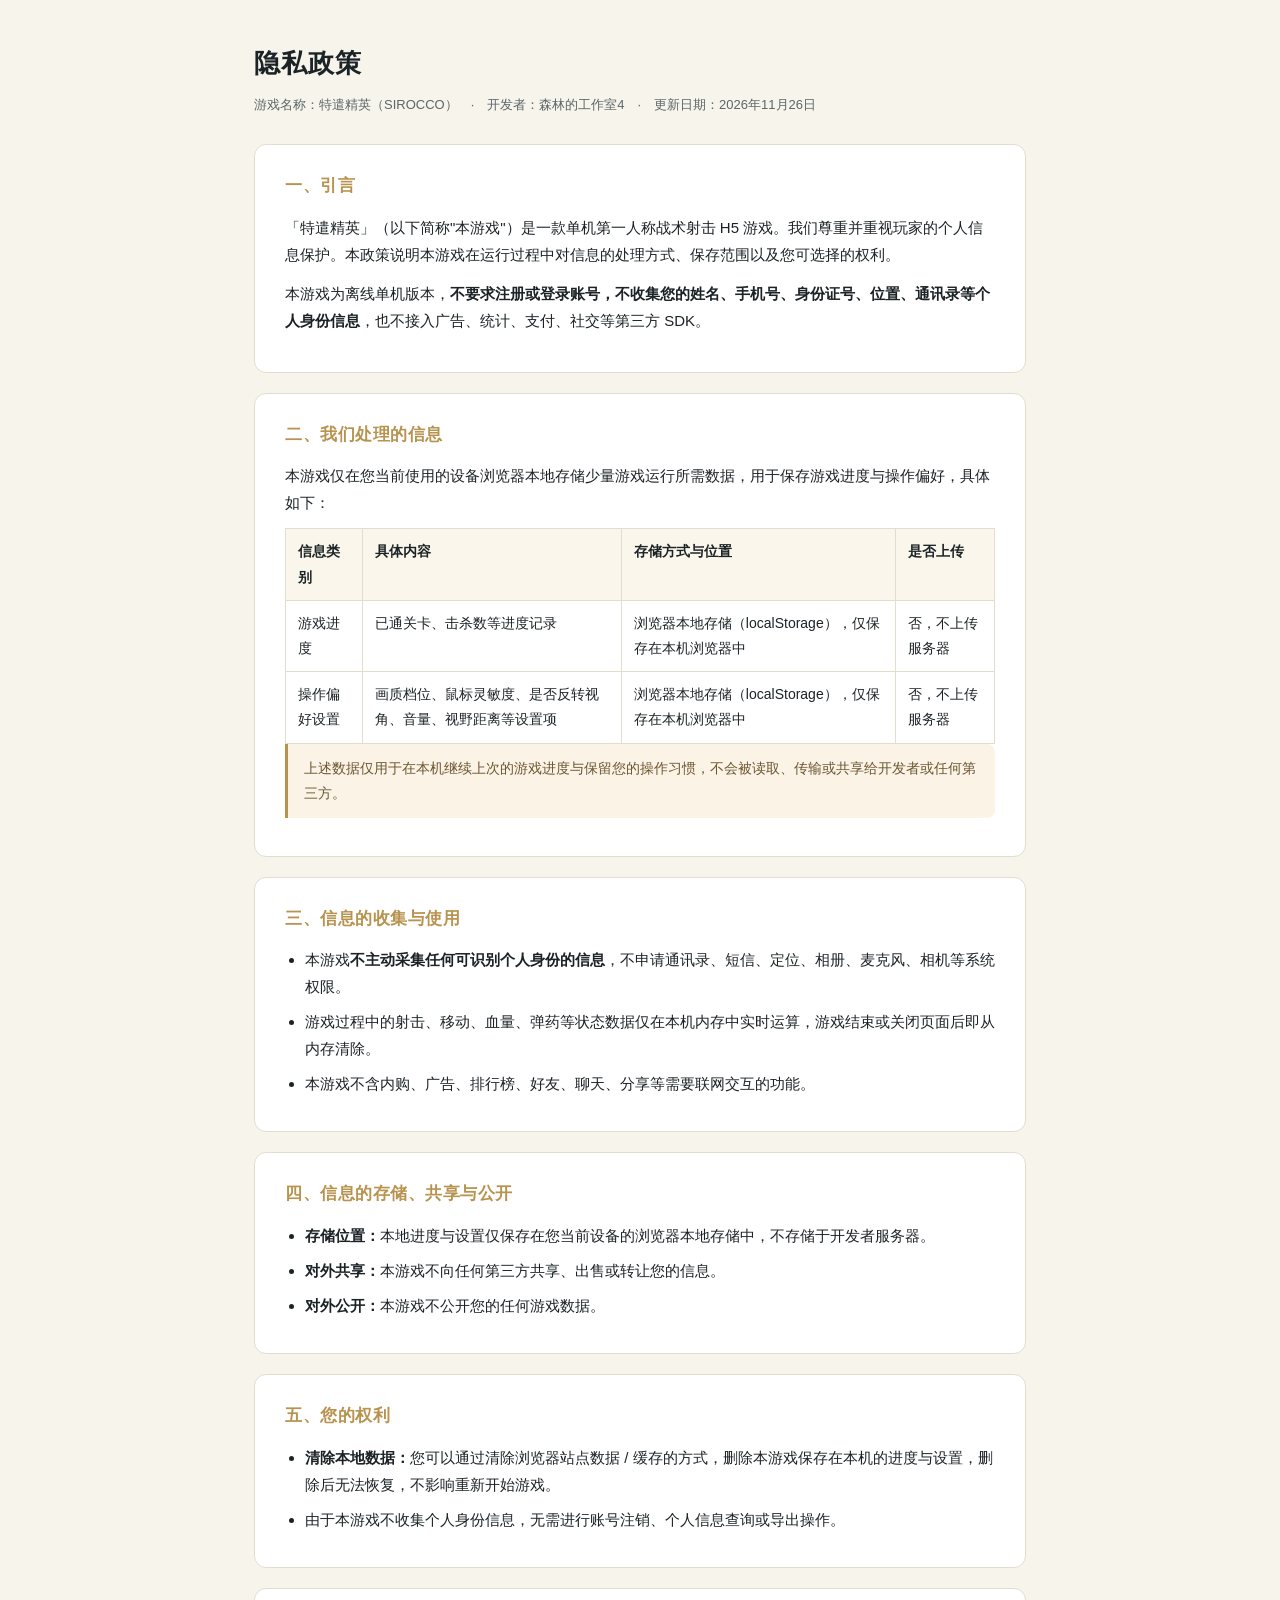
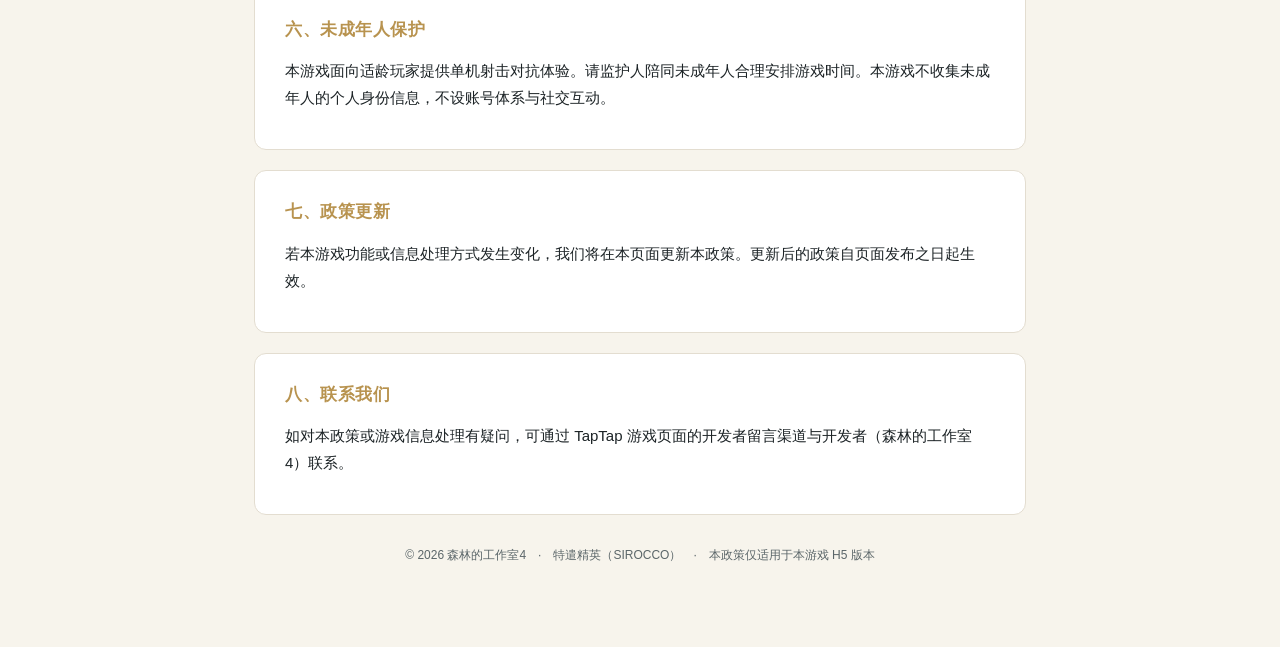
<file: privacy.html>
<!DOCTYPE html>
<html lang="zh-CN">
<head>
<meta charset="UTF-8">
<meta name="viewport" content="width=device-width, initial-scale=1.0">
<title>隐私政策 · 特遣精英</title>
<style>
  :root{--ink:#1c2326;--sub:#5b6669;--line:#e3ddd0;--bg:#f7f4ec;--card:#fff;--gold:#b8934f}
  *{box-sizing:border-box}
  body{margin:0;background:var(--bg);color:var(--ink);font-family:"Microsoft YaHei","PingFang SC",Arial,sans-serif;line-height:1.8;font-size:15px}
  .wrap{max-width:820px;margin:0 auto;padding:40px 24px 80px}
  h1{font-size:26px;margin:0 0 6px;letter-spacing:1px}
  .meta{color:var(--sub);font-size:13px;margin-bottom:28px}
  .card{background:var(--card);border:1px solid var(--line);border-radius:12px;padding:26px 30px;margin-bottom:20px}
  h2{font-size:17px;margin:0 0 12px;color:var(--gold);letter-spacing:.5px}
  p{margin:0 0 12px}
  ul{margin:0;padding-left:20px}
  li{margin-bottom:8px}
  table{width:100%;border-collapse:collapse;font-size:14px}
  th,td{border:1px solid var(--line);padding:10px 12px;text-align:left;vertical-align:top}
  th{background:#faf6ec;color:var(--ink)}
  .note{background:#fbf3e6;border-left:3px solid var(--gold);padding:12px 16px;border-radius:0 8px 8px 0;font-size:14px;color:#6b5630}
  .footer{margin-top:30px;color:var(--sub);font-size:12px;text-align:center}
</style>
</head>
<body>
<div class="wrap">
  <h1>隐私政策</h1>
  <div class="meta">游戏名称：特遣精英（SIROCCO）　·　开发者：森林的工作室4　·　更新日期：2026年11月26日</div>

  <div class="card">
    <h2>一、引言</h2>
    <p>「特遣精英」（以下简称"本游戏"）是一款单机第一人称战术射击 H5 游戏。我们尊重并重视玩家的个人信息保护。本政策说明本游戏在运行过程中对信息的处理方式、保存范围以及您可选择的权利。</p>
    <p>本游戏为离线单机版本，<strong>不要求注册或登录账号，不收集您的姓名、手机号、身份证号、位置、通讯录等个人身份信息</strong>，也不接入广告、统计、支付、社交等第三方 SDK。</p>
  </div>

  <div class="card">
    <h2>二、我们处理的信息</h2>
    <p>本游戏仅在您当前使用的设备浏览器本地存储少量游戏运行所需数据，用于保存游戏进度与操作偏好，具体如下：</p>
    <table>
      <thead><tr><th>信息类别</th><th>具体内容</th><th>存储方式与位置</th><th>是否上传</th></tr></thead>
      <tbody>
        <tr>
          <td>游戏进度</td>
          <td>已通关卡、击杀数等进度记录</td>
          <td>浏览器本地存储（localStorage），仅保存在本机浏览器中</td>
          <td>否，不上传服务器</td>
        </tr>
        <tr>
          <td>操作偏好设置</td>
          <td>画质档位、鼠标灵敏度、是否反转视角、音量、视野距离等设置项</td>
          <td>浏览器本地存储（localStorage），仅保存在本机浏览器中</td>
          <td>否，不上传服务器</td>
        </tr>
      </tbody>
    </table>
    <p class="note">上述数据仅用于在本机继续上次的游戏进度与保留您的操作习惯，不会被读取、传输或共享给开发者或任何第三方。</p>
  </div>

  <div class="card">
    <h2>三、信息的收集与使用</h2>
    <ul>
      <li>本游戏<strong>不主动采集任何可识别个人身份的信息</strong>，不申请通讯录、短信、定位、相册、麦克风、相机等系统权限。</li>
      <li>游戏过程中的射击、移动、血量、弹药等状态数据仅在本机内存中实时运算，游戏结束或关闭页面后即从内存清除。</li>
      <li>本游戏不含内购、广告、排行榜、好友、聊天、分享等需要联网交互的功能。</li>
    </ul>
  </div>

  <div class="card">
    <h2>四、信息的存储、共享与公开</h2>
    <ul>
      <li><strong>存储位置：</strong>本地进度与设置仅保存在您当前设备的浏览器本地存储中，不存储于开发者服务器。</li>
      <li><strong>对外共享：</strong>本游戏不向任何第三方共享、出售或转让您的信息。</li>
      <li><strong>对外公开：</strong>本游戏不公开您的任何游戏数据。</li>
    </ul>
  </div>

  <div class="card">
    <h2>五、您的权利</h2>
    <ul>
      <li><strong>清除本地数据：</strong>您可以通过清除浏览器站点数据 / 缓存的方式，删除本游戏保存在本机的进度与设置，删除后无法恢复，不影响重新开始游戏。</li>
      <li>由于本游戏不收集个人身份信息，无需进行账号注销、个人信息查询或导出操作。</li>
    </ul>
  </div>

  <div class="card">
    <h2>六、未成年人保护</h2>
    <p>本游戏面向适龄玩家提供单机射击对抗体验。请监护人陪同未成年人合理安排游戏时间。本游戏不收集未成年人的个人身份信息，不设账号体系与社交互动。</p>
  </div>

  <div class="card">
    <h2>七、政策更新</h2>
    <p>若本游戏功能或信息处理方式发生变化，我们将在本页面更新本政策。更新后的政策自页面发布之日起生效。</p>
  </div>

  <div class="card">
    <h2>八、联系我们</h2>
    <p>如对本政策或游戏信息处理有疑问，可通过 TapTap 游戏页面的开发者留言渠道与开发者（森林的工作室4）联系。</p>
  </div>

  <div class="footer">© 2026 森林的工作室4　·　特遣精英（SIROCCO）　·　本政策仅适用于本游戏 H5 版本</div>
</div>
</body>
</html>
</file>
